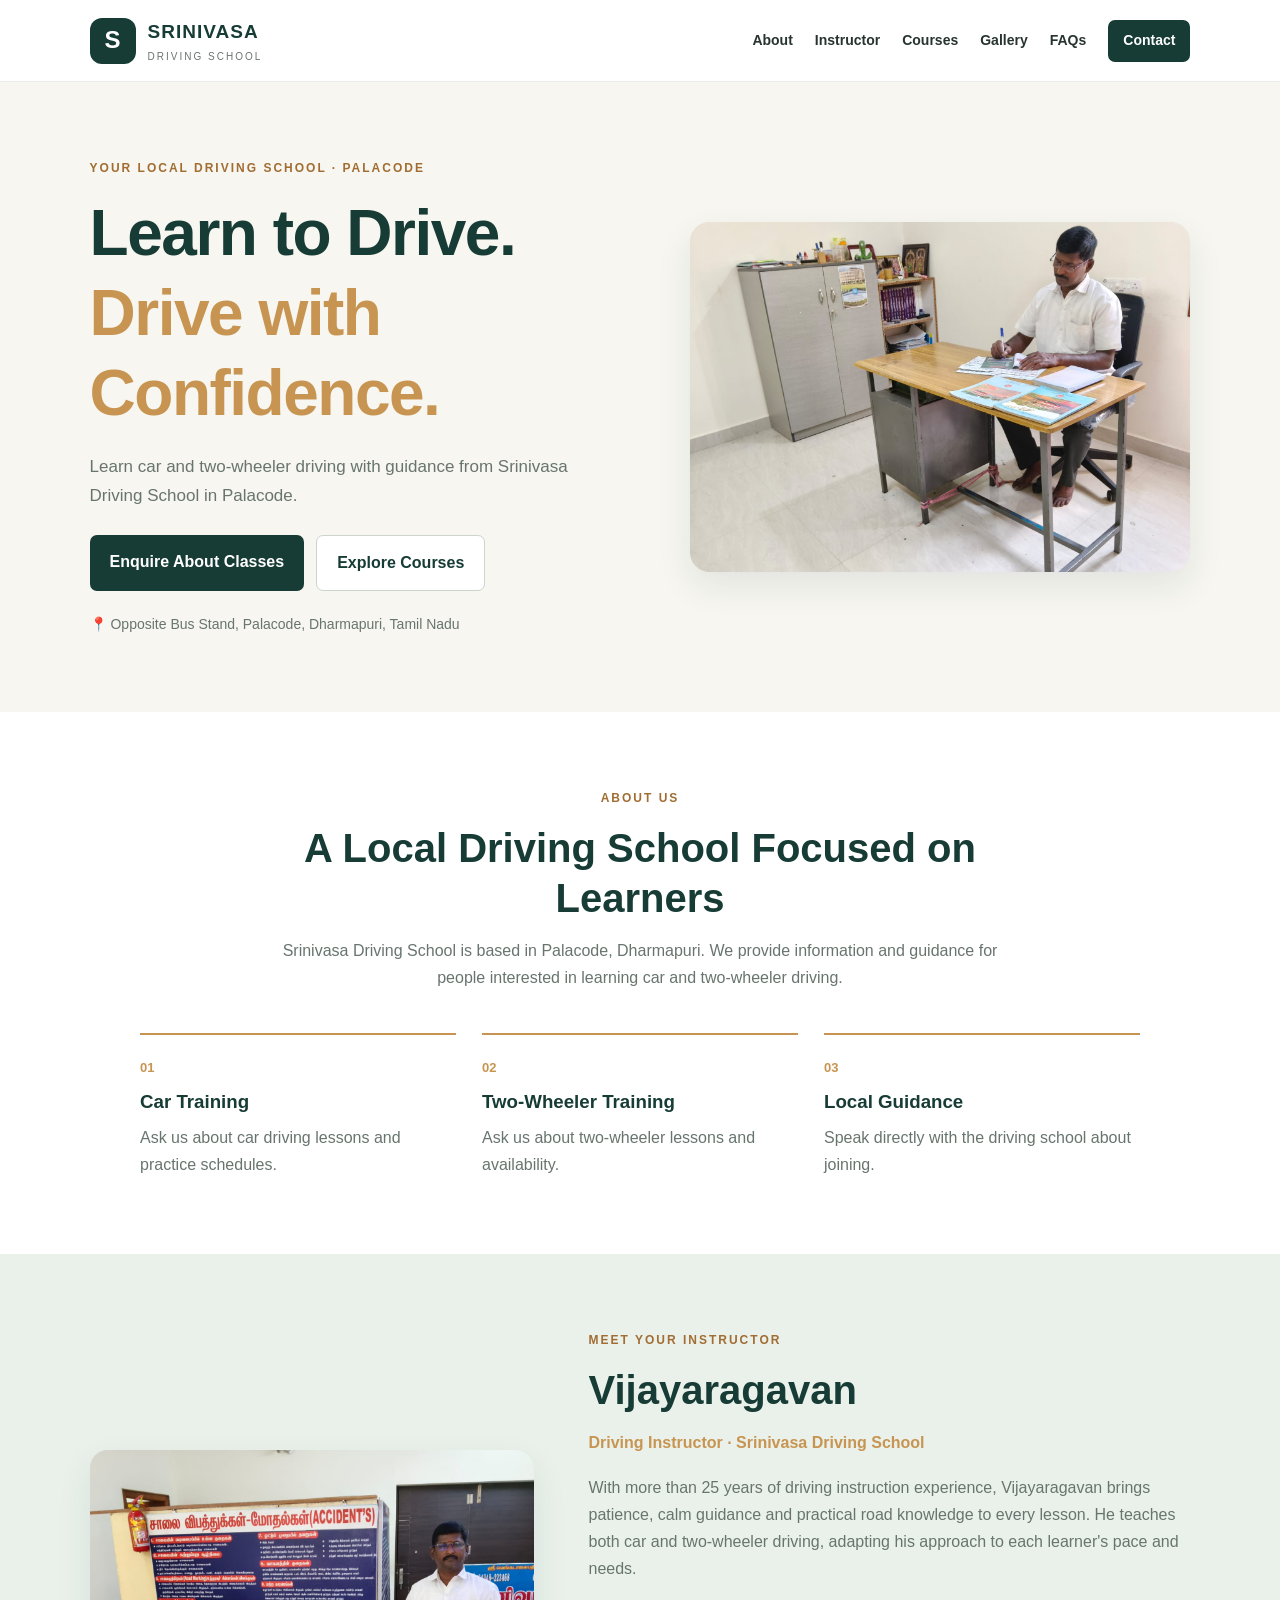
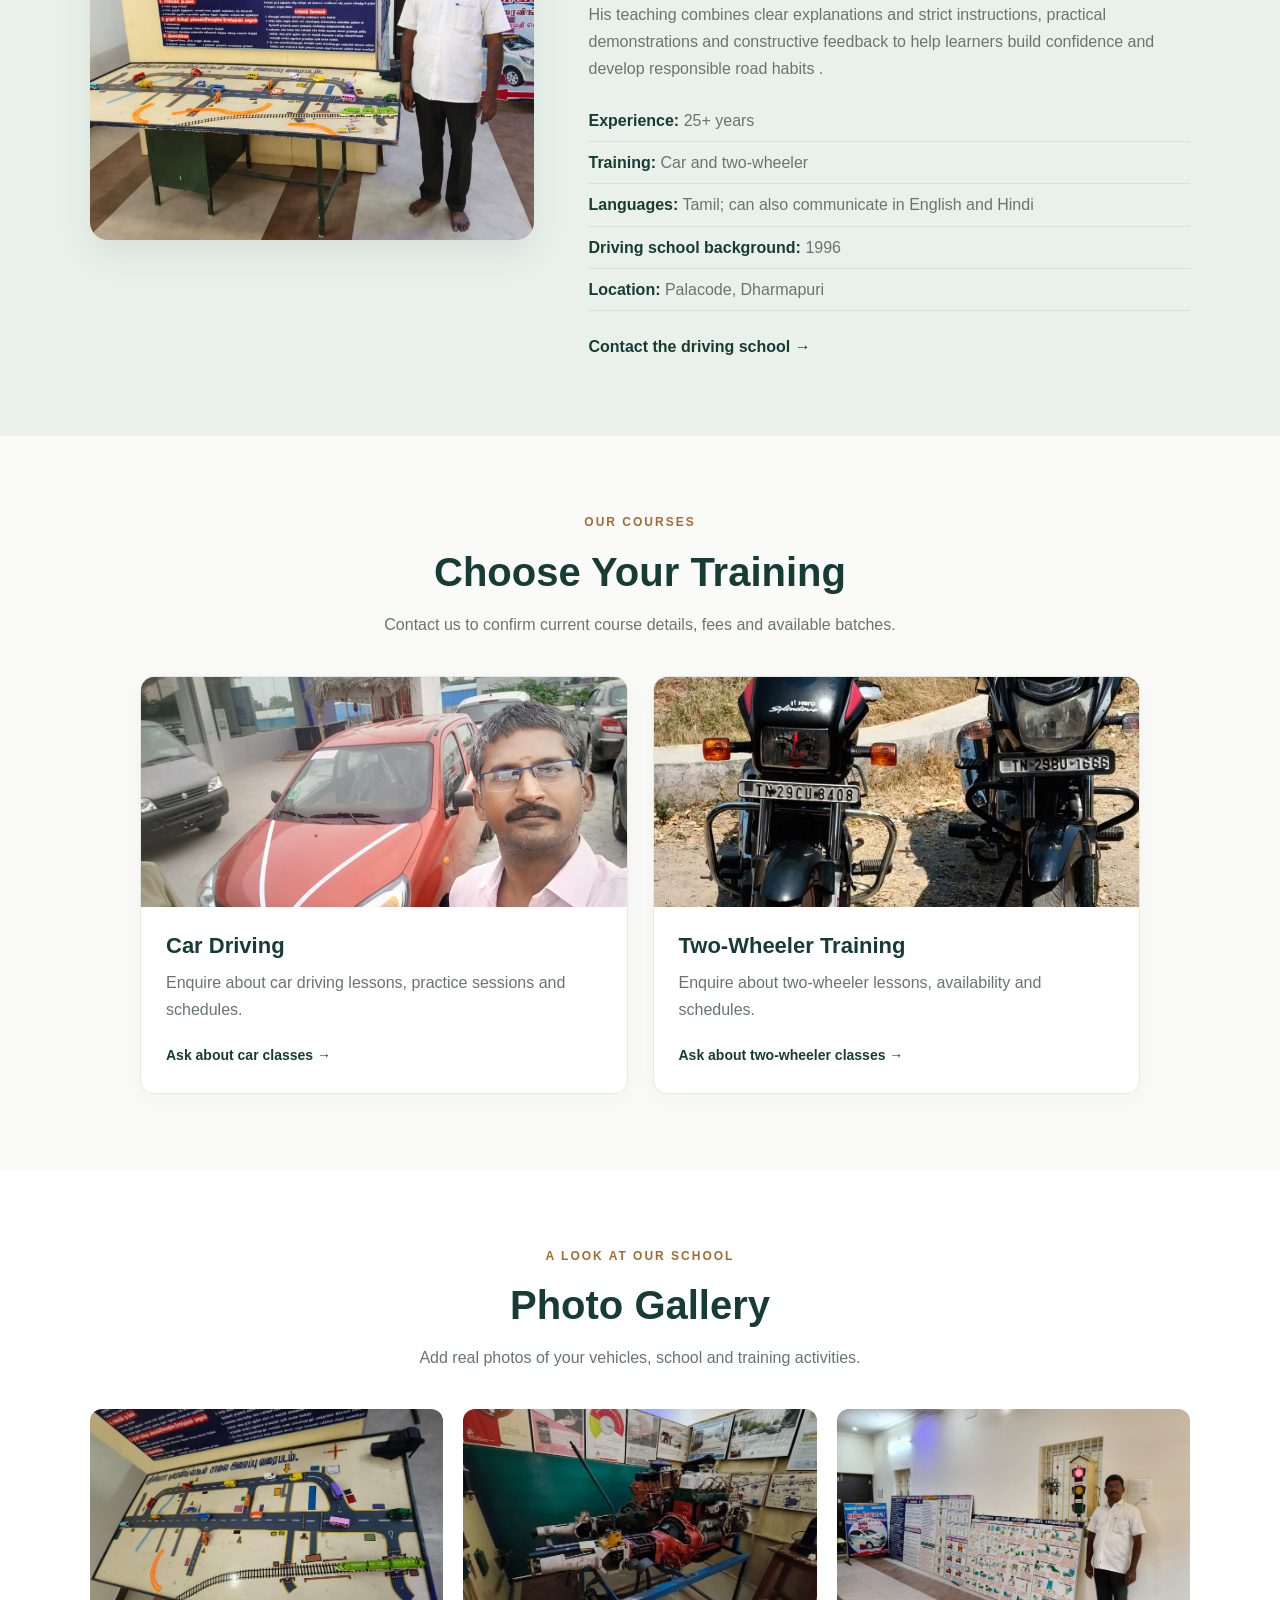
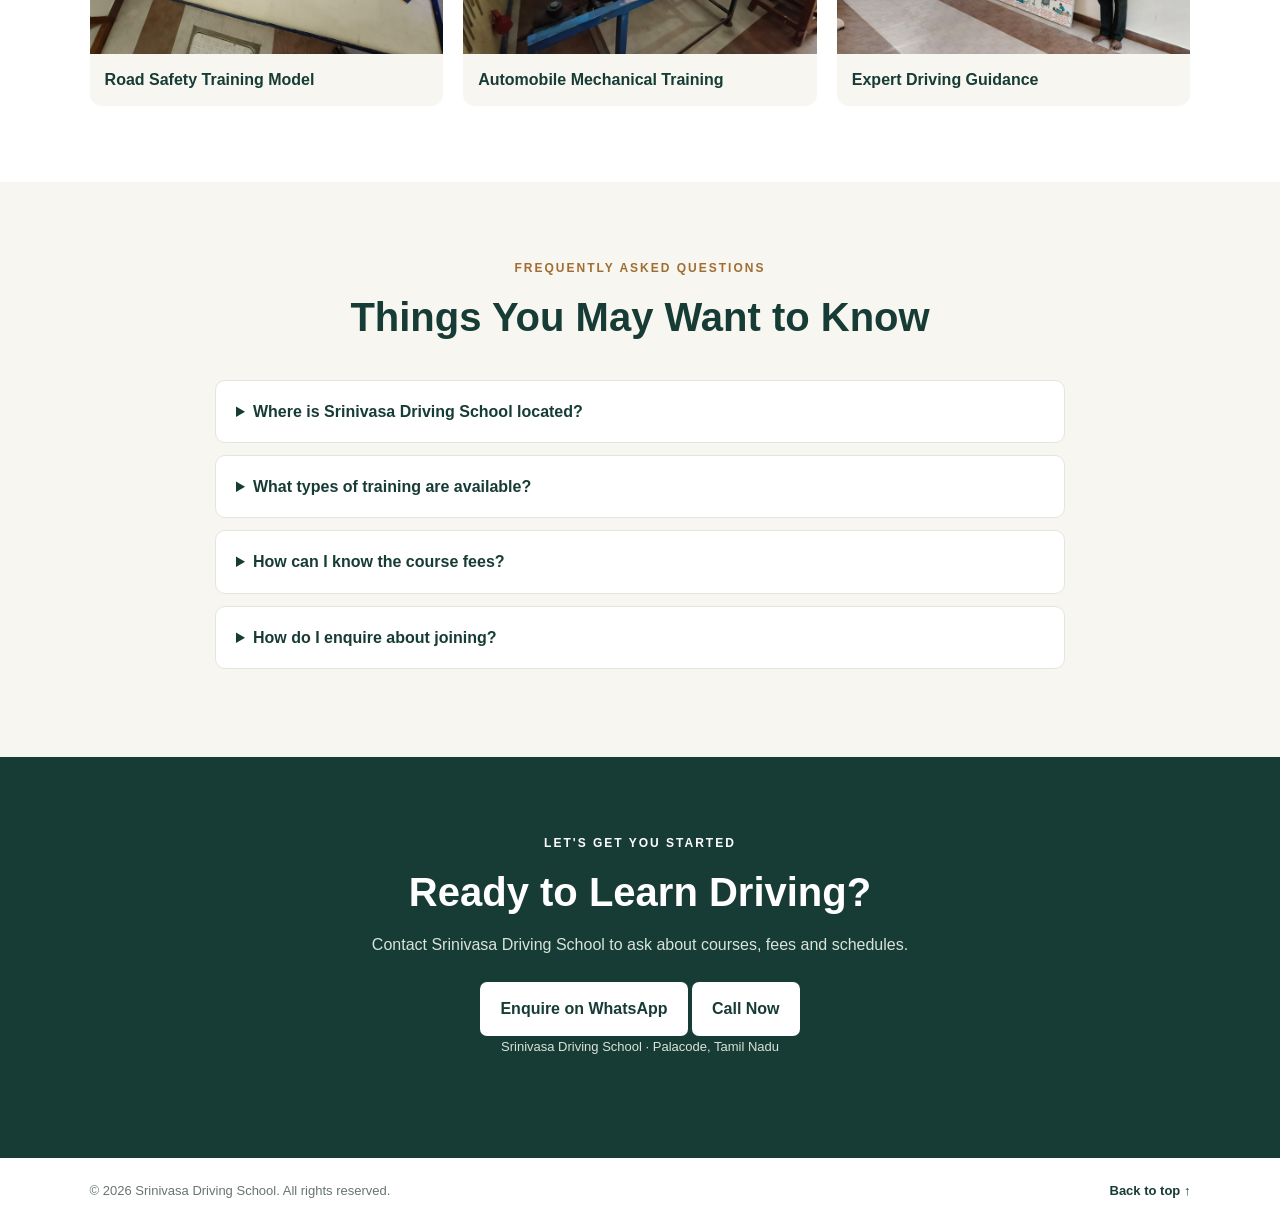
<file: index.html>
<!DOCTYPE html>
<html lang="en">
<head>
  <meta charset="UTF-8">
  <meta name="viewport" content="width=device-width, initial-scale=1.0">
  <meta name="description" content="Looking for a driving school in Palacode? Join Srinivasa Driving School for car and two-wheeler driving training with experienced instructor guidance.">
  <meta name="google-site-verification" content="DHAFEn1rwEsTerFiCZILK0TxCSkHSWzcA2424OyR0jE" />
  <title>Srinivasa Driving School in Palacode | Car & Two-Wheeler Training</title>
  <link rel="stylesheet" href="web.css">
</head>
<body>

  <!-- =====================================================
       QUICK CUSTOMIZATION GUIDE
       1. Change text directly in the section you want.
       2. Put your photos inside the "images" folder.
       3. Keep the filenames below, OR update the src paths.
       4. Search for "EDIT:" to find important custom fields.
       ===================================================== -->

  <header class="site-header">
    <a class="brand" href="#home" aria-label="Srinivasa Driving School home">
      <span class="brand-mark">S</span>
      <span class="brand-copy">
        <strong>SRINIVASA</strong>
        <small>DRIVING SCHOOL</small>
      </span>
    </a>

    <nav class="main-nav" aria-label="Main navigation">
      <a href="#about">About</a>
      <a href="#instructor">Instructor</a>
      <a href="#courses">Courses</a>
      <a href="#gallery">Gallery</a>
      <a href="#faq">FAQs</a>
      <a class="nav-button" href="#contact">Contact</a>
    </nav>
  </header>

  <main>
    <!-- HERO: Edit the headline and intro text here. -->
    <section class="hero" id="home">
      <div class="hero-copy">
        <p class="eyebrow">YOUR LOCAL DRIVING SCHOOL · PALACODE</p>
        <h1>Learn to Drive.<br><span>Drive with Confidence.</span></h1>
        <p class="hero-description">
          Learn car and two-wheeler driving with guidance from
          Srinivasa Driving School in Palacode.
        </p>
        <div class="hero-actions">
          <a class="button button-primary" href="#contact">Enquire About Classes</a>
          <a class="button button-outline" href="#courses">Explore Courses</a>
        </div>
        <p class="location-line">📍 Opposite Bus Stand, Palacode, Dharmapuri, Tamil Nadu</p>
      </div>

      <div class="hero-photo-wrap">
        <!-- EDIT: Replace hero-car.jpg with your preferred photo filename. -->
        <img src="images/instructor2.jpg" alt="Srinivasa Driving School training car"
             onerror="this.style.display='none'; this.nextElementSibling.style.display='grid';">
        <div class="image-placeholder">
          <span>🚘</span>
          <strong>Add your driving school photo</strong>
          <small>Replace images/hero-car.jpg</small>
        </div>
      </div>
    </section>

    <!-- ABOUT THE SCHOOL -->
    <section class="section about-section" id="about">
      <div class="section-heading centered">
        <p class="eyebrow">ABOUT US</p>
        <h2>A Local Driving School Focused on Learners</h2>
        <p>
          Srinivasa Driving School is based in Palacode, Dharmapuri.
          We provide information and guidance for people interested in
          learning car and two-wheeler driving.
        </p>
      </div>
      <div class="about-highlights">
        <article><span>01</span><h3>Car Training</h3><p>Ask us about car driving lessons and practice schedules.</p></article>
        <article><span>02</span><h3>Two-Wheeler Training</h3><p>Ask us about two-wheeler lessons and availability.</p></article>
        <article><span>03</span><h3>Local Guidance</h3><p>Speak directly with the driving school about joining.</p></article>
      </div>
    </section>

    <!-- INSTRUCTOR: Replace every [placeholder] after sharing the details. -->
    <section class="section instructor-section" id="instructor">
      <div class="instructor-photo">
        <!-- EDIT: Add your father's photo as images/instructor.jpg -->
        <img src="images/instructor.jpg" alt="Driving instructor at Srinivasa Driving School"
             onerror="this.style.display='none'; this.nextElementSibling.style.display='grid';">
        <div class="image-placeholder">
          <span>👤</span>
          <strong>Add instructor photo</strong>
          <small>Replace images/instructor.jpg</small>
        </div>
      </div>
      <div class="instructor-copy">
        <p class="eyebrow">MEET YOUR INSTRUCTOR</p>
        <h2>Vijayaragavan</h2>
        <p class="instructor-role">Driving Instructor · Srinivasa Driving School</p>
        <p>
          With more than 25 years of driving instruction experience,
          Vijayaragavan brings patience, calm guidance and practical road
          knowledge to every lesson. He teaches both car and two-wheeler
          driving, adapting his approach to each learner's pace and needs.
        </p>
        <p>
          His teaching combines clear explanations and strict instructions, practical demonstrations
          and constructive feedback to help learners build confidence and
          develop responsible road habits .
        </p>
        <ul class="detail-list">
          <li><strong>Experience:</strong> 25+ years</li>
          <li><strong>Training:</strong> Car and two-wheeler</li>
          <li><strong>Languages:</strong> Tamil; can also communicate in English and Hindi</li>
          <li><strong>Driving school background:</strong> 1996</li>
          <li><strong>Location:</strong> Palacode, Dharmapuri</li>
        </ul>
        <a class="text-link" href="#contact">Contact the driving school →</a>
      </div>
    </section>

    <!-- COURSES -->
    <section class="section courses-section" id="courses">
      <div class="section-heading centered">
        <p class="eyebrow">OUR COURSES</p>
        <h2>Choose Your Training</h2>
        <p>Contact us to confirm current course details, fees and available batches.</p>
      </div>
      <div class="course-grid">
        <article class="course-card">
          <!-- EDIT: Replace car-training.jpg with your own car photo. -->
          <img src="images/car.jpg" alt="Car used for driving lessons"
               onerror="this.style.display='none'; this.nextElementSibling.style.display='grid';">
          <div class="image-placeholder compact"><span>🚗</span><small>Add car photo: car-training.jpg</small></div>
          <div class="course-card-content">
            <h3>Car Driving</h3>
            <p>Enquire about car driving lessons, practice sessions and schedules.</p>
            <a href="#contact">Ask about car classes →</a>
          </div>
        </article>

        <article class="course-card">
          <!-- EDIT: Replace two-wheeler-training.jpg with your own photo. -->
          <img src="images/twowheeler.jpg" alt="Two-wheeler used for training"
               onerror="this.style.display='none'; this.nextElementSibling.style.display='grid';">
          <div class="image-placeholder compact"><span>🛵</span><small>Add two-wheeler photo</small></div>
          <div class="course-card-content">
            <h3>Two-Wheeler Training</h3>
            <p>Enquire about two-wheeler lessons, availability and schedules.</p>
            <a href="#contact">Ask about two-wheeler classes →</a>
          </div>
        </article>
      </div>
    </section>

    <!-- PHOTO GALLERY -->
    <section class="section gallery-section" id="gallery">
      <div class="section-heading centered">
        <p class="eyebrow">A LOOK AT OUR SCHOOL</p>
        <h2>Photo Gallery</h2>
        <p>Add real photos of your vehicles, school and training activities.</p>
      </div>
      <div class="gallery-grid">
        <!-- EDIT: Replace these image files with your own photos. -->
        <figure>
          <img src="images/gallery-1.jpg" alt="Srinivasa Driving School vehicle"
               onerror="this.style.display='none'; this.nextElementSibling.style.display='grid';">
          <div class="image-placeholder compact"><span>📷</span><small>gallery-1.jpg</small></div>
          <figcaption>Road Safety Training Model</figcaption>
        </figure>
        <figure>
          <img src="images/gallery-2.jpg" alt="Driving school training area"
               onerror="this.style.display='none'; this.nextElementSibling.style.display='grid';">
          <div class="image-placeholder compact"><span>📷</span><small>gallery-2.jpg</small></div>
          <figcaption>Automobile Mechanical Training</figcaption>
        </figure>
        <figure>
          <img src="images/gallery-3.jpg" alt="Driving lesson at the school"
               onerror="this.style.display='none'; this.nextElementSibling.style.display='grid';">
          <div class="image-placeholder compact"><span>📷</span><small>gallery-3.jpg</small></div>
          <figcaption>Expert Driving Guidance</figcaption>
        </figure>
      </div>
    </section>

    <!-- FAQ -->
    <section class="section faq-section" id="faq">
      <div class="section-heading centered">
        <p class="eyebrow">FREQUENTLY ASKED QUESTIONS</p>
        <h2>Things You May Want to Know</h2>
      </div>
      <details><summary>Where is Srinivasa Driving School located?</summary>
        <p>We are opposite the bus stand in Palacode, Dharmapuri, Tamil Nadu. Contact us for directions.</p>
      </details>
      <details><summary>What types of training are available?</summary>
        <p>Car and two-wheeler training. Contact us to confirm current availability.</p>
      </details>
      <details><summary>How can I know the course fees?</summary>
        <p>Contact the school directly for current fees, lesson duration and batches.</p>
      </details>
      <details><summary>How do I enquire about joining?</summary>
        <p>Use the WhatsApp contact button below to discuss your requirements.</p>
      </details>
    </section>

    <!-- CONTACT: Update the phone number in the WhatsApp link if it changes. -->
    <section class="section contact-section" id="contact">
      <p class="eyebrow">LET'S GET YOU STARTED</p>
      <h2>Ready to Learn Driving?</h2>
      <p>Contact Srinivasa Driving School to ask about courses, fees and schedules.</p>
      <!-- EDIT: WhatsApp number format: country code + number, digits only. -->
      <a class="button button-light" href="https://wa.me/919443217828" target="_blank" rel="noopener">
        Enquire on WhatsApp
      </a>
      <a class="button button-light"
       href="tel:+919443217828" target="_blank" rel="noopener">
        Call Now
    </a>
      


    
      <p class="contact-small">Srinivasa Driving School · Palacode, Tamil Nadu</p>
    </section>
  </main>

  <footer class="site-footer">
    <p>© 2026 Srinivasa Driving School. All rights reserved.</p>
    <a href="#home">Back to top ↑</a>
  </footer>

</body>
</html>
</file>
<file: web.css>
/* =========================================================
   SRINIVASA DRIVING SCHOOL — EASY CUSTOMIZATION
   Main colours are at the top. Change them to restyle the site.
   ========================================================= */

:root {
  --green: #173c35;
  --green-light: #eaf1eb;
  --gold: #c79551;
  --cream: #f7f6f0;
  --text: #27342f;
  --muted: #68756e;
  --white: #ffffff;
  --border: #e4e9e3;
  --shadow: 0 14px 35px rgba(23, 60, 53, 0.09);
}

* { box-sizing: border-box; margin: 0; padding: 0; }

html { scroll-behavior: smooth; scroll-padding-top: 90px; }

body {
  font-family: Arial, Helvetica, sans-serif;
  color: var(--text);
  line-height: 1.7;
  background: var(--white);
}

img { display: block; width: 100%; object-fit: cover; }
a { color: inherit; text-decoration: none; }
h1, h2, h3 { color: var(--green); line-height: 1.25; }
p { color: var(--muted); }

/* HEADER */
.site-header {
  display: flex; justify-content: space-between; align-items: center;
  gap: 24px; padding: 16px 7%; background: var(--white);
  border-bottom: 1px solid #e8ebe7; position: sticky; top: 0; z-index: 10;
}
.brand { display: flex; align-items: center; gap: 12px; }
.brand-mark {
  display: grid; place-items: center; width: 46px; height: 46px;
  border-radius: 12px; background: var(--green); color: white;
  font-size: 24px; font-weight: bold;
}
.brand-copy strong, .brand-copy small { display: block; }
.brand-copy strong { color: var(--green); font-size: 19px; letter-spacing: 1px; }
.brand-copy small { color: var(--muted); font-size: 10px; letter-spacing: 2px; }
.main-nav { display: flex; align-items: center; flex-wrap: wrap; gap: 22px; font-size: 14px; font-weight: 600; }
.main-nav a:hover, .text-link:hover, .course-card a:hover { color: var(--gold); }
.main-nav .nav-button { background: var(--green); color: white; padding: 9px 15px; border-radius: 7px; }

/* BUTTONS */
.button {
  display: inline-block; padding: 13px 20px; border-radius: 7px;
  font-weight: bold; text-align: center; transition: transform .2s;
}
.button:hover { transform: translateY(-2px); }
.button-primary { background: var(--green); color: white; }
.button-outline { border: 1px solid #cbd4cd; color: var(--green); background: white; }
.button-light { background: white; color: var(--green); }

/* HERO */
.hero {
  display: grid; grid-template-columns: 1.05fr .95fr; align-items: center;
  gap: 48px; padding: 76px 7%; background: var(--cream);
}
.eyebrow { color: #a16d32; font-size: 12px; font-weight: bold; letter-spacing: 2px; margin-bottom: 14px; }
.hero h1 { font-size: clamp(2.4rem, 5vw, 4.1rem); letter-spacing: -1.5px; margin-bottom: 20px; }
.hero h1 span { color: var(--gold); }
.hero-description { max-width: 500px; font-size: 17px; margin-bottom: 25px; }
.hero-actions { display: flex; flex-wrap: wrap; gap: 12px; }
.location-line { margin-top: 22px; font-size: 14px; }
.hero-photo-wrap {
  position: relative; min-height: 350px; overflow: hidden; border-radius: 20px;
  background: #e8e9dc; box-shadow: var(--shadow);
}
.hero-photo-wrap > img { position: absolute; inset: 0; height: 100%; }
.image-placeholder {
  display: none; place-content: center; justify-items: center; gap: 8px;
  min-height: 100%; padding: 25px; text-align: center; color: var(--green);
  background: linear-gradient(135deg, #eaf1eb, #f7f6f0);
}
.image-placeholder span { font-size: 48px; }
.image-placeholder small { color: var(--muted); }

/* SHARED SECTION STYLES */
.section { padding: 76px 7%; }
.section-heading { max-width: 760px; margin: 0 auto 38px; }
.centered { text-align: center; }
.section-heading h2, .instructor-copy h2, .contact-section h2 { font-size: clamp(1.8rem, 4vw, 2.5rem); margin-bottom: 14px; }

/* ABOUT */
.about-section { text-align: center; }
.about-highlights {
  display: grid; grid-template-columns: repeat(3, 1fr); gap: 26px;
  max-width: 1000px; margin: 42px auto 0; text-align: left;
}
.about-highlights article { border-top: 2px solid var(--gold); padding-top: 18px; }
.about-highlights span { color: var(--gold); font-weight: bold; font-size: 13px; }
.about-highlights h3 { margin: 10px 0; }

/* INSTRUCTOR */
.instructor-section {
  display: grid; grid-template-columns: .85fr 1.15fr; align-items: center;
  gap: 54px; background: var(--green-light);
}
.instructor-photo {
  min-height: 390px; position: relative; overflow: hidden;
  border-radius: 18px; background: #dce8d9; box-shadow: var(--shadow);
}
.instructor-photo img { position: absolute; inset: 0; height: 100%; }
.instructor-role { color: var(--gold); font-weight: bold; margin: 8px 0 18px; }
.instructor-copy > p:not(.eyebrow):not(.instructor-role) { margin-bottom: 18px; }
.detail-list { list-style: none; margin: 18px 0 22px; }
.detail-list li { padding: 7px 0; border-bottom: 1px solid #d7e2d8; color: var(--muted); }
.detail-list strong { color: var(--green); }
.text-link { color: var(--green); font-weight: bold; }

/* COURSES */
.courses-section { background: #fafbf8; }
.course-grid { display: grid; grid-template-columns: repeat(2, minmax(0, 1fr)); gap: 25px; max-width: 1000px; margin: 0 auto; }
.course-card { overflow: hidden; border: 1px solid var(--border); border-radius: 14px; background: white; box-shadow: 0 5px 20px rgba(23,60,53,.04); }
.course-card > img { height: 230px; }
.course-card .image-placeholder { min-height: 230px; }
.course-card-content { padding: 25px; }
.course-card h3 { font-size: 22px; margin-bottom: 10px; }
.course-card p { margin-bottom: 17px; }
.course-card a { color: var(--green); font-weight: bold; font-size: 14px; }

/* GALLERY */
.gallery-grid { display: grid; grid-template-columns: repeat(3, 1fr); gap: 20px; }
.gallery-grid figure { overflow: hidden; border-radius: 12px; background: var(--cream); }
.gallery-grid img { height: 245px; }
.gallery-grid .image-placeholder { min-height: 245px; }
.gallery-grid figcaption { padding: 12px 15px; color: var(--green); font-weight: bold; }

/* FAQ */
.faq-section { background: var(--cream); }
.faq-section details {
  max-width: 850px; margin: 12px auto; padding: 17px 20px;
  border: 1px solid #e3e6de; border-radius: 10px; background: white;
}
.faq-section summary { color: var(--green); font-weight: bold; cursor: pointer; }
.faq-section details p { padding-top: 12px; }

/* CONTACT + FOOTER */
.contact-section { text-align: center; background: var(--green); }
.contact-section h2, .contact-section .eyebrow { color: white; }
.contact-section > p:not(.eyebrow) { max-width: 580px; margin: 0 auto 24px; color: #d8e4db; }
.contact-section .contact-small { margin-top: 25px; margin-bottom: 0; font-size: 13px; }
.site-footer { display: flex; justify-content: space-between; gap: 16px; padding: 22px 7%; font-size: 13px; }
.site-footer a { color: var(--green); font-weight: bold; }

/* MOBILE */
@media (max-width: 760px) {
  .site-header { 
    position: relative;
    display: flex;
    flex-direction: row;
    flex-wrap: wrap;
    justify-content: space-between;
    align-items: center;
    padding: 16px 5%; }
  .main-nav { width: 100%; gap: 12px 16px; font-size: 13px; }
  .hero { grid-template-columns: 1fr; padding: 52px 5%; gap: 30px; }
  .hero-photo-wrap { min-height: 270px; }
  .section { padding: 54px 5%; }
  .instructor-section { grid-template-columns: 1fr; gap: 30px; }
  .instructor-photo { min-height: 330px; }
  .about-highlights, .course-grid, .gallery-grid { grid-template-columns: 1fr; }
  .gallery-grid img, .gallery-grid .image-placeholder { height: 230px; min-height: 230px; }
  .hero-actions { flex-direction: column; }
  .hero-actions .button { width: 100%; }
  .site-footer { padding: 20px 5%; flex-wrap: wrap; }
}
</file>
